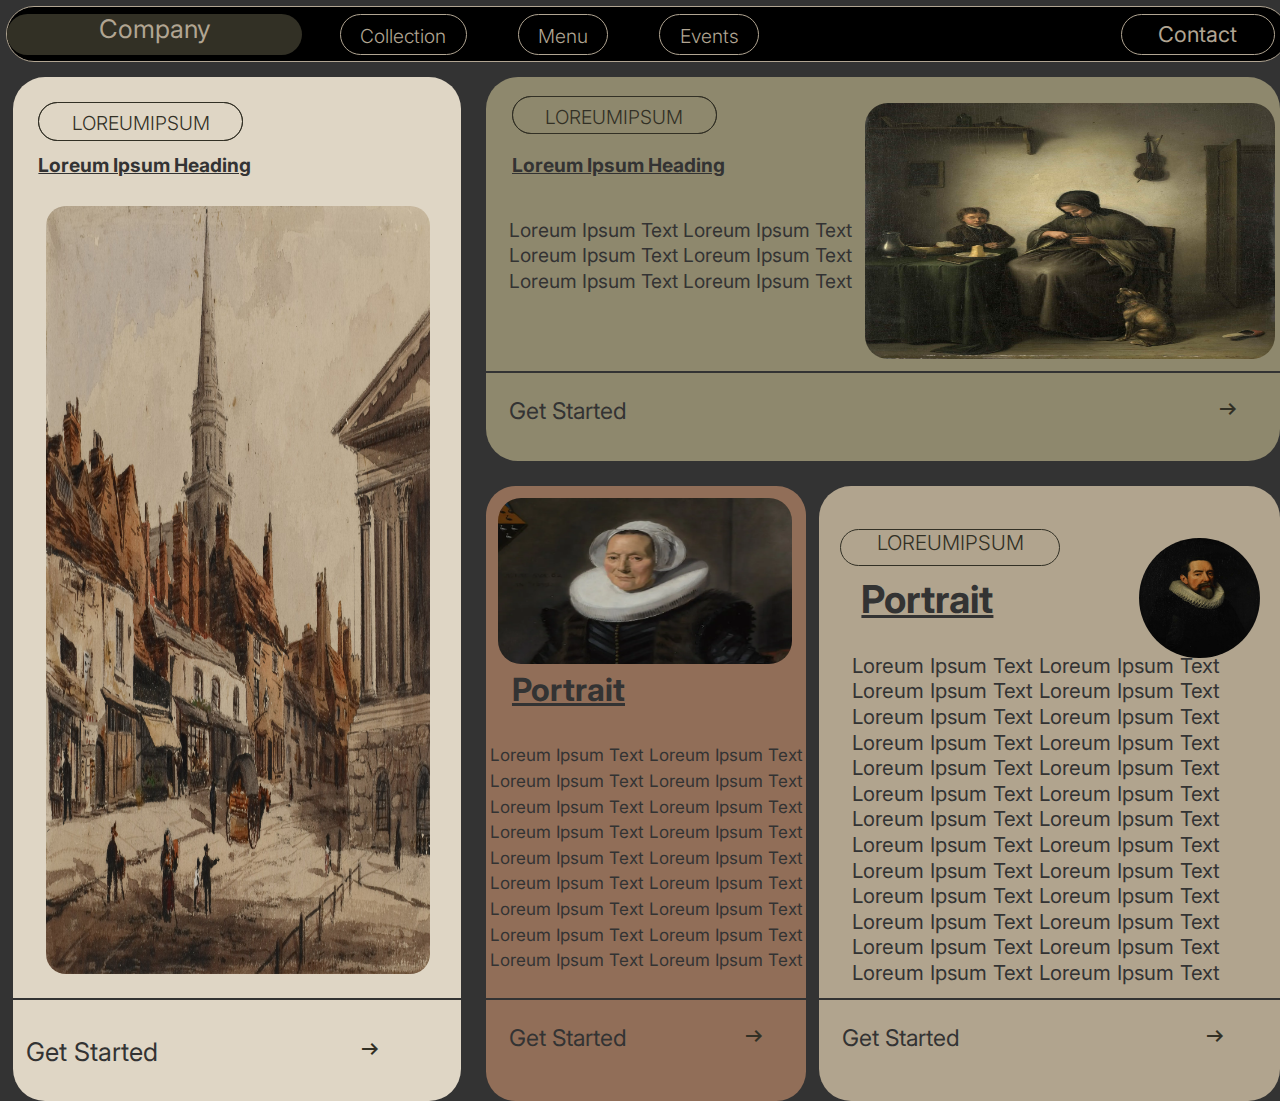
<file: index.html>
<!DOCTYPE html>
<html lang="en">

<head>
    <meta charset="UTF-8">
    <meta http-equiv="X-UA-Compatible" content="IE=edge">
    <meta name="viewport" content="width=device-width, initial-scale=1.0">
    <title>Project</title>
    <link rel="stylesheet" href="style1.css">
    <link rel="stylesheet" href="https://fonts.googleapis.com/css2?family=Material+Symbols+Outlined:opsz,wght,FILL,GRAD@20..48,100..700,0..1,-50..200" />
    <link rel="preconnect" href="https://fonts.googleapis.com">
    <link rel="preconnect" href="https://fonts.gstatic.com" crossorigin>
    <link href="https://fonts.googleapis.com/css2?family=Inter:wght@100;200;300;400;500;600;700;900&display=swap" rel="stylesheet">

</head>

<body>
    <nav class="header">
        <div class="left-section">
            <div class="company">Company</div>
        </div>
            <div class="middle-section">
                <div>Collection</div>
                <div>Menu</div>
                <div>Events</div>
            </div>
            <div class="menudata">All Menu</div>

        <div class="right-section">
            <div>Contact</div>
        </div>
    </nav>
    <div class="cards">
        <div class="card1">
            <div>LOREUMIPSUM</div>
            <h1>Loreum Ipsum Heading</h1>
            <div class="imgcard">
                <img src="photo-1577083288073-40892c0860a4.avif"/>
            </div>
            <span></span>
            <p>Get Started</p>
            <i class="material-symbols-outlined">arrow_right_alt</i>
        </div>
    <div class="card2">
        <div>LOREUMIPSUM</div>
        <h1>Loreum Ipsum Heading</h1>
        <p>Loreum Ipsum Text Loreum Ipsum Text
            Loreum Ipsum Text Loreum Ipsum Text
            Loreum Ipsum Text Loreum Ipsum Text</p>
            <div class="imgcard2">
            <img src="photo-1583934555920-8a26b7d75598.avif">
        </div>
            <span></span>
            <h2>Get Started</h2>
            <i class="material-symbols-outlined">arrow_right_alt</i>
    </div>
    <div class="card3">
        <div class="imgcard3">
        <img src="unnamed.png">
    </div>
        <h1>Portrait</h1>
        <p>Loreum Ipsum Text Loreum Ipsum Text
            Loreum Ipsum Text Loreum Ipsum Text
            Loreum Ipsum Text Loreum Ipsum Text
            Loreum Ipsum Text Loreum Ipsum Text
            Loreum Ipsum Text Loreum Ipsum Text
            Loreum Ipsum Text Loreum Ipsum Text
            Loreum Ipsum Text Loreum Ipsum Text
            Loreum Ipsum Text Loreum Ipsum Text
            Loreum Ipsum Text Loreum Ipsum Text</p>
            <span></span>
            <h2>Get Started</h2>
            <i class="material-symbols-outlined">arrow_right_alt</i>
</div>
<div class="card4">
    <div>LOREUMIPSUM</div>
    <h1>Portrait</h1>
    <p>Loreum  Ipsum  Text  Loreum  Ipsum  Text<br>
        Loreum  Ipsum  Text  Loreum  Ipsum  Text<br>
        Loreum Ipsum Text Loreum Ipsum Text<br>
        Loreum Ipsum Text Loreum Ipsum Text<br>
        Loreum Ipsum Text Loreum Ipsum Text<br>
        Loreum Ipsum Text Loreum Ipsum Text<br>
        Loreum Ipsum Text Loreum Ipsum Text<br>
        Loreum Ipsum Text Loreum Ipsum Text<br>
        Loreum Ipsum Text Loreum Ipsum Text<br>
        Loreum Ipsum Text Loreum Ipsum Text<br>
        Loreum Ipsum Text Loreum Ipsum Text<br>
        Loreum Ipsum Text Loreum Ipsum Text<br>
        Loreum Ipsum Text Loreum Ipsum Text </p>
        <img src="photo-1583934555852-537536e49071.avif">
        <span></span>
        <h2>Get Started</h2>
        <i class="material-symbols-outlined">arrow_right_alt</i>
</div>
</div>


</body>

</html>
</file>
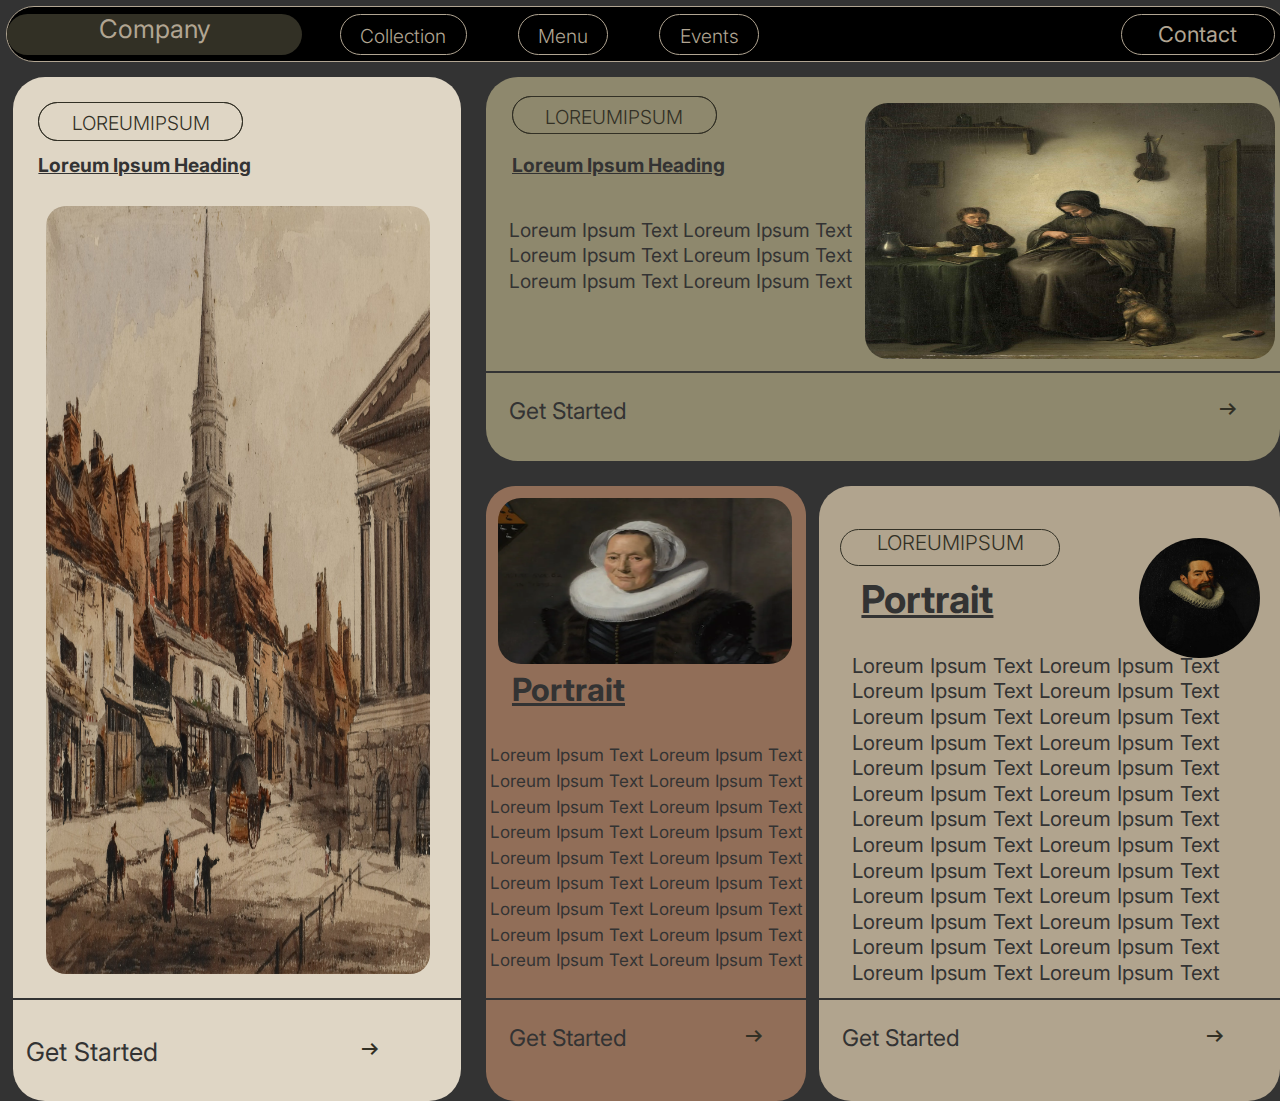
<file: index1.html>
<!DOCTYPE html>
<html lang="en">

<head>
    <meta charset="UTF-8">
    <meta http-equiv="X-UA-Compatible" content="IE=edge">
    <meta name="viewport" content="width=device-width, initial-scale=1.0">
    <title>Project</title>
    <link rel="stylesheet" href="style1.css">
    <link rel="stylesheet" href="https://fonts.googleapis.com/css2?family=Material+Symbols+Outlined:opsz,wght,FILL,GRAD@20..48,100..700,0..1,-50..200" />
    <link rel="preconnect" href="https://fonts.googleapis.com">
    <link rel="preconnect" href="https://fonts.gstatic.com" crossorigin>
    <link href="https://fonts.googleapis.com/css2?family=Inter:wght@100;200;300;400;500;600;700;900&display=swap" rel="stylesheet">

</head>

<body>
    <nav class="header">
        <div class="left-section">
            <div class="company">Company</div>
        </div>
            <div class="middle-section">
                <div>Collection</div>
                <div>Menu</div>
                <div>Events</div>
            </div>
            <div class="menudata">All Menu</div>

        <div class="right-section">
            <div>Contact</div>
        </div>
    </nav>
    <div class="cards">
        <div class="card1">
            <div>LOREUMIPSUM</div>
            <h1>Loreum Ipsum Heading</h1>
            <div class="imgcard">
                <img src="photo-1577083288073-40892c0860a4.avif"/>
            </div>
            <span></span>
            <p>Get Started</p>
            <i class="material-symbols-outlined">arrow_right_alt</i>
        </div>
    <div class="card2">
        <div>LOREUMIPSUM</div>
        <h1>Loreum Ipsum Heading</h1>
        <p>Loreum Ipsum Text Loreum Ipsum Text
            Loreum Ipsum Text Loreum Ipsum Text
            Loreum Ipsum Text Loreum Ipsum Text</p>
            <div class="imgcard2">
            <img src="photo-1583934555920-8a26b7d75598.avif">
        </div>
            <span></span>
            <h2>Get Started</h2>
            <i class="material-symbols-outlined">arrow_right_alt</i>
    </div>
    <div class="card3">
        <div class="imgcard3">
        <img src="unnamed.png">
    </div>
        <h1>Portrait</h1>
        <p>Loreum Ipsum Text Loreum Ipsum Text
            Loreum Ipsum Text Loreum Ipsum Text
            Loreum Ipsum Text Loreum Ipsum Text
            Loreum Ipsum Text Loreum Ipsum Text
            Loreum Ipsum Text Loreum Ipsum Text
            Loreum Ipsum Text Loreum Ipsum Text
            Loreum Ipsum Text Loreum Ipsum Text
            Loreum Ipsum Text Loreum Ipsum Text
            Loreum Ipsum Text Loreum Ipsum Text</p>
            <span></span>
            <h2>Get Started</h2>
            <i class="material-symbols-outlined">arrow_right_alt</i>
</div>
<div class="card4">
    <div>LOREUMIPSUM</div>
    <h1>Portrait</h1>
    <p>Loreum  Ipsum  Text  Loreum  Ipsum  Text<br>
        Loreum  Ipsum  Text  Loreum  Ipsum  Text<br>
        Loreum Ipsum Text Loreum Ipsum Text<br>
        Loreum Ipsum Text Loreum Ipsum Text<br>
        Loreum Ipsum Text Loreum Ipsum Text<br>
        Loreum Ipsum Text Loreum Ipsum Text<br>
        Loreum Ipsum Text Loreum Ipsum Text<br>
        Loreum Ipsum Text Loreum Ipsum Text<br>
        Loreum Ipsum Text Loreum Ipsum Text<br>
        Loreum Ipsum Text Loreum Ipsum Text<br>
        Loreum Ipsum Text Loreum Ipsum Text<br>
        Loreum Ipsum Text Loreum Ipsum Text<br>
        Loreum Ipsum Text Loreum Ipsum Text </p>
        <img src="photo-1583934555852-537536e49071.avif">
        <span></span>
        <h2>Get Started</h2>
        <i class="material-symbols-outlined">arrow_right_alt</i>
</div>
</div>


</body>

</html>
</file>
<file: style1.css>
* {
    margin: 0;
    padding: 0;
}

body {
    background-color: #333333;
    color: white;
}

/* --------- Header Section ----------- */

.header {
    display: flex;
    background-color: black;
    color: white;
    justify-content: space-between;
    align-items: center;
    position: absolute;
    top: 0;
    left: 0;
    right: 0;
    z-index: 10;
    width: 100vw;
    margin: 0.5vw;
    height: 4.2vw;
    border: 1px solid #B1A592;
    border-radius: 4.2vw;
}

.left-section{
width: 23vw;
height: 3.2vw;
background: #323025;
border-radius: 4.2vw;
}

.left-section > div {
    font-family: 'Inter', sans-serif;    
font-style: normal;
font-weight: 400;
font-size: 2vw;
line-height: 2.3vw;
text-align: center;
color: #B1A592;
}

.middle-section {
    display: flex;
    flex-flow: row;
    position: absolute;
width: 12vw;
height: 3.2vw;
left: 26vw;
gap: 4vw;

}

.middle-section > div {
    font-family: 'Inter', sans-serif;    
    font-style: normal;
    font-weight: 300;
    font-size: 1.5vw; 
    text-align: center;
    padding-left: 1.5vw;
    padding-right: 1.5vw;
    padding-top: 0.7vw;
    border: 1px solid #B1A592;
    border-radius: 4.2vw;
    color: #B1A592;;
}
.middle-section div:hover{
    background-color: #B1A592;
    color: black;
}

.right-section {
    display: flex;
    align-items: center;
    box-sizing: border-box;
    position: absolute;
    width: 12vw;
    height: 3.2vw;
    left: 87vw;
    border: 1px solid #B1A592;
    border-radius: 4.2vw;

}

.right-section>div{
    font-family: 'Inter', sans-serif;    
    font-style: normal;
    font-weight: 400;
    font-size: 1.7vw;
    line-height: 2.3vw;
    color: #B1A592;
    padding-left: 2.8vw;
}
.right-section div:hover{
    background-color: #B1A592;
    color: black;
}
.menudata{
    display: none;
}
/* --------- Header Section ----------- */
.card1{
position: absolute;
width: 35vw;
height: 80vw;
left: 1vw;
top: 6vw;
background: #DFD6C5;
border-radius: 2.5vw;
}
.card1>div{
    box-sizing: border-box;
    position: absolute;
    width: 16vw;
    height: 3vw;
    left: 2vw;
    top: 2vw;
    padding-top: 0.6vw;
    border: 1px solid #323025;
    border-radius: 4.2vw;
    text-align: center;
    font-family: 'Inter', sans-serif;    
    font-style: normal;
    font-weight: 300;
    font-size: 1.5vw;
    line-height: 2vw;
    color: #323025;
}
.card1>h1{
    position: absolute;
    width: 22vw;
    height: 2.2vw;
    left: 2vw;
    top: 6vw;
    font-family: 'Inter', sans-serif;   
    font-style: normal;
    font-weight: 700;
    font-size: 1.5vw;
    line-height: 1.8vw;
    text-decoration-line: underline;
    color: #333333;

}

.imgcard>img{
    position: absolute;
    width: 30vw;
    height: 60vw;
    left: 0.5vw;
    top: 8vw;
    border-radius: 20px;
    transition: 0.5s all ease-in;

}
.imgcard:hover img {
    transform: scale(0.9);
}
.card1>span{
    position: absolute;
    width: 45vw;
    height: 0vw;
    top: 72vw;
    border: 1px solid #333333;

}
.card1>p{
    position: absolute;
    width: 16vw;
    height: 2.2vw;
    left: 1vw;
    top: 75vw;
    font-family: 'Inter', sans-serif;    
    font-style: normal;
    font-weight: 400;
    font-size: 2vw;
    line-height: 2.3vw;
    color: #333333;
}

.card1>i {
    position: absolute;
    width: 0px;
    height: 0px;
    left: 27vw;
    top: 75vw;
    color: #323025;
}
.card2{
    position: absolute;
    width: 62vw;
    height: 30vw;
    left: 38vw;
    top: 6vw;
    background: #8E886D;
    border-radius: 2.5vw;

}
.card2>div{
    box-sizing: border-box;
    position: absolute;
    width: 16vw;
    height: 3vw;
    left: 2vw;
    top: 1.5vw;
    padding-top: 0.6vw;
    border: 1px solid #323025;
    border-radius: 4.2vw;
    text-align: center;
    font-family: 'Inter', sans-serif;    
    font-style: normal;
    font-weight: 300;
    font-size: 1.5vw;
    line-height: 2vw;
    color: #323025;

}
.card2>h1{
    position: absolute;
    width: 22vw;
    height: 2.2vw;
    left: 2vw;
    top: 6vw;
    font-family: 'Inter', sans-serif;    
    font-style: normal;
    font-weight: 700;
    font-size: 1.5vw;
    line-height: 1.8vw;
    text-decoration-line: underline;
    color: #333333;

}
.card2>p{
    position: absolute;
    width: 32vw;
    height: 6vw;
    left: 1.8vw;
    top: 11vw;
    font-family: 'Inter', sans-serif;    
    font-style: normal;
    font-weight: 400;
    font-size: 1.5vw;
    line-height: 2vw;
    color: #333333;

}
.card2>span{
    position: absolute;
    width: 62vw;
    height: 0px;
    top: 23vw;
    border: 1px solid #333333;

}
.card2>h2{
    position: absolute;
    width: 16vw;
    height: 2.2vw;
    left: 1.8vw;
    top: 25vw;
    font-family: 'Inter', sans-serif;    
    font-style: normal;
    font-weight: 400;
    font-size: 1.8vw;
    line-height: 2.2vw;
    color: #333333;

}
.card2>i{
    position: absolute;
    width: 0px;
    height: 0px;
    left: 57vw;
    top: 25vw;
    color: #323025;
  
}
.imgcard2>img{
    position: absolute;
    width: 32vw;
    height: 20vw;
    left: 27.5vw;
    top: 0.5vw;
    border-radius: 1.8vw;
    transition: 0.5s all ease-in;

  }
  
.imgcard2:hover img {
    transform: scale(0.9);
}
  .card3{
    position: absolute;
    width: 25vw;
    height: 48vw;
    left: 38vw;
    top: 38vw;
    background: #916E58;
    border-radius: 2.3vw;

  }
  .imgcard3>img{
    position: absolute;
    width: 23vw;
    height: 13vw;
    left: 0.9vw;
    top: 0.9vw;
    border-radius: 1.8vw;
    transition: 0.5s all ease-in;

  }
  
.imgcard3:hover img {
    transform: scale(0.9);
}
.card3>h1{
    position: absolute;
    width: 25vw;
    height: 5vw;
    left:2vw;
    top: 14vw;
    font-family: 'Inter', sans-serif;    
    font-style: normal;
    font-weight: 700;
    font-size: 2.5vw;
    line-height: 3.7vw;
    text-decoration-line: underline;
    color: #333333;
}
.card3>p{
    position: absolute;
    width: 29vw;
    height: 20vw;
    top: 20vw;
    left: -2vw;
    font-family: 'Inter', sans-serif;   
    font-style: normal;
    font-weight: 400;
    font-size: 1.33333vw;
    line-height: 2vw;
    text-align: center;
    color: #333333;

}
.card3>span{
    position: absolute;
    width: 29vw;
    height: 0px;
    top: 40vw;
    border: 1px solid #333333;

}
.card3>h2{
    position: absolute;
    width: 16vw;
    height: 2.2vw;
    left: 1.8vw;
    top: 42vw;
    font-family: 'Inter', sans-serif;    
    font-style: normal;
    font-weight: 400;
    font-size: 1.8vw;
    line-height: 2.2vw;
    color: #333333;

}
.card3>i{
    position: absolute;
    width: 0px;
    height: 0px;
    left: 20vw;
    top: 42vw;
    color: #323025;
}
.card4{
    position: absolute;
    width: 36vw;
    height: 48vw;
    left: 64vw;
    top: 38vw;
    background: #B1A48E;
    border-radius: 2.5vw;

}
.card4>img{
    position: absolute;
    width: 9.4vw;
    height: 9.4vw;
    left: 25vw;
    top: 4vw;
    border-radius: 2500vw;

}
.card4>div{
    box-sizing: border-box;
    position: absolute;
    width: 17.25vw;
    height: 2.9vw;
    left: 1.6vw;
    top: 3.33vw;
    text-align: center;
    border: 1px solid #323025;
    border-radius: 4.6vw;
    font-family: 'Inter', sans-serif;   
    font-style: normal;
    font-weight: 300;
    font-size: 1.6vw;
    line-height: 2vw;
    color: #323025;
}
.card4>h1{
    position: absolute;
    width: 25.33;
    height: 4.9vw;
    left: 3.3vw;
    top: 7vw;
    font-family: 'Inter', sans-serif;    
    font-style: normal;
    font-weight: 700;
    font-size: 3vw;
    line-height: 3.66vw;
    text-decoration-line: underline;
    color: #333333;

}
.card4>p{
    position: absolute;
    width: 40.42vw;
    height: 26vw;
    left: -3.3vw;
    top: 13vw;
    font-family: 'Inter', sans-serif;    
    font-style: normal;
    font-weight: 400;
    font-size: 1.6vw;
    line-height: 2vw;
    text-align: center;
    color: #333333;

}
.card4>span{
    position: absolute;
    width: 36vw;
    height: 0px;
    top: 40vw;
    border: 1px solid #333333;

}
.card4>h2{
    position: absolute;
    width: 16vw;
    height: 2.2vw;
    left: 1.8vw;
    top: 42vw;
    font-family: 'Inter', sans-serif;    
    font-style: normal;
    font-weight: 400;
    font-size: 1.8vw;
    line-height: 2.2vw;
    color: #333333;

}
.card4>i{
    position: absolute;
    width: 0px;
    height: 0px;
    left: 30vw;
    top: 42vw;
    color: #323025;
}

@media (max-width:840px){
    .right-section{
     display: none;
    }
    .middle-section{
     display: none;
    }
    .menudata{
     display: flex;
     align-items: center;
     box-sizing: border-box;
     position: absolute;
     width: 12vw;
     height: 3.2vw;
     left: 87vw;
     border: 1px solid #B1A592;
     border-radius: 4.2vw;
     font-family: 'Inter', sans-serif;    
     font-style: normal;
     font-weight: 400;
     font-size: 1.7vw;
     line-height: 2.3vw;
     color: #B1A592;
     padding-left: 2.8vw;
 
    }
    .left-section{
     display: flex row;
    }
    
 }
</file>
